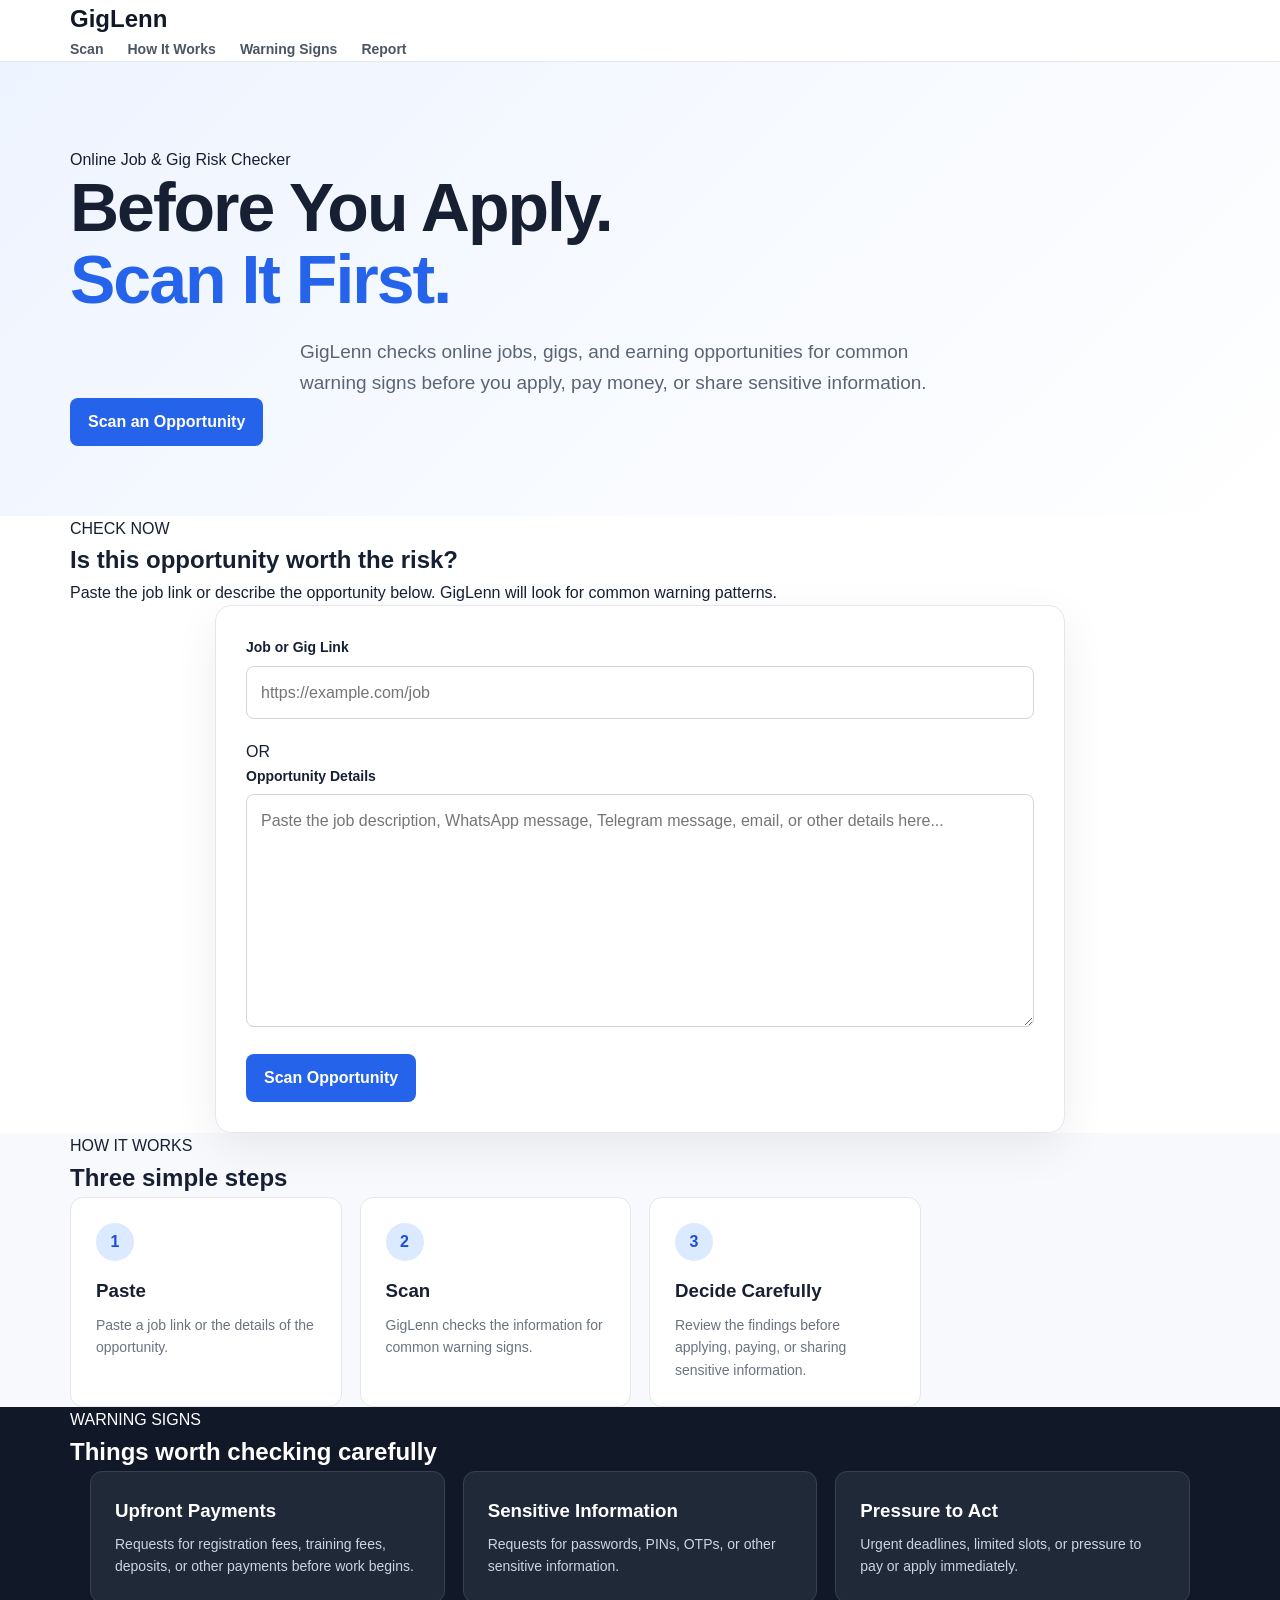
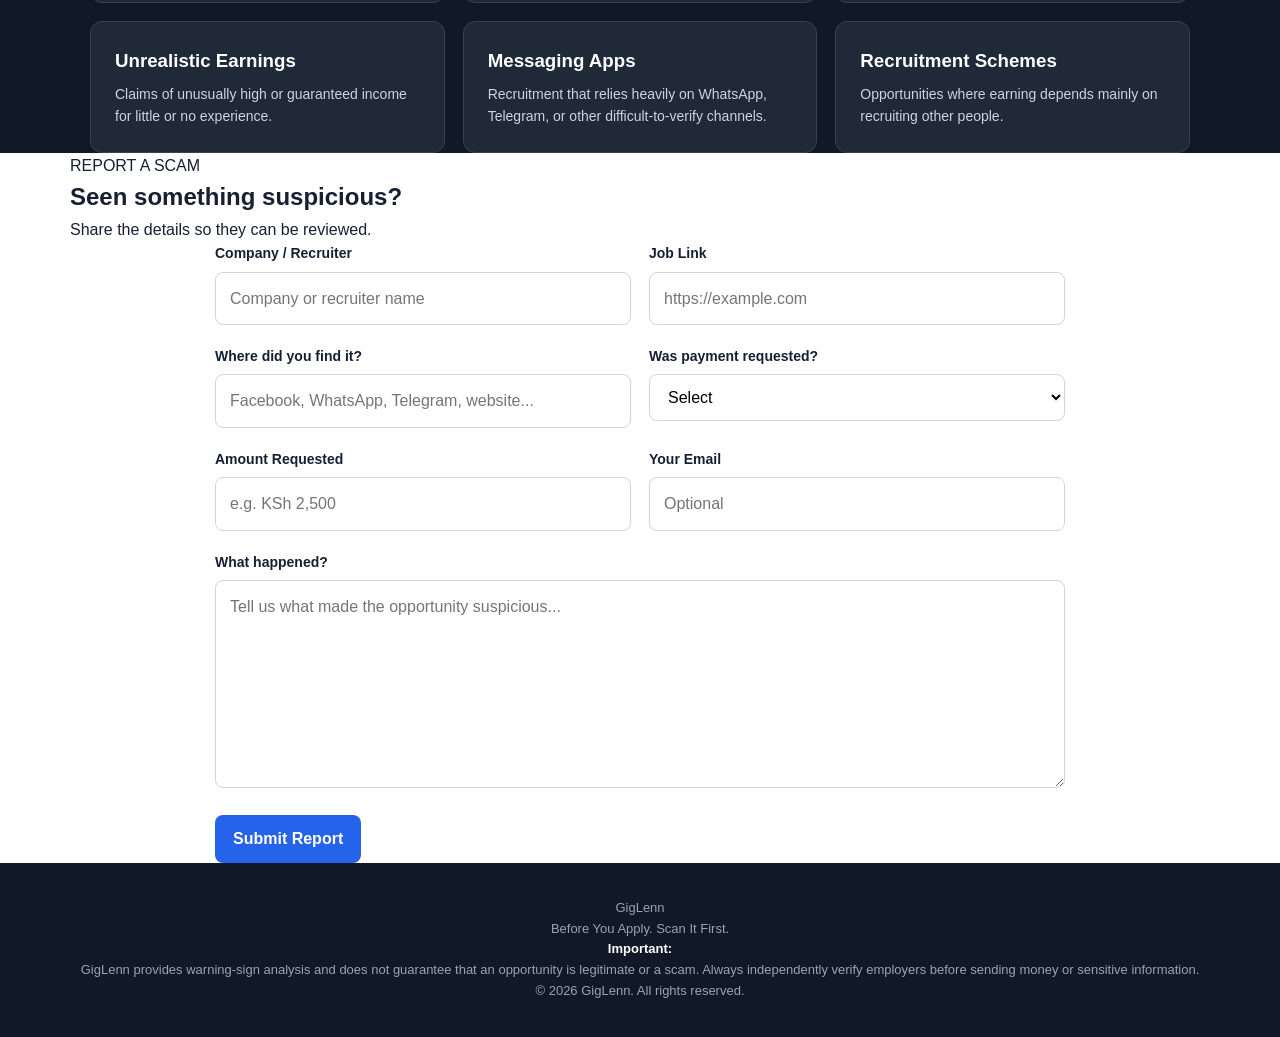
<file: index.html>
<!DOCTYPE html>
<html lang="en">
<head>
    <meta charset="UTF-8">
    <meta name="viewport" content="width=device-width, initial-scale=1.0">

    <title>GigLenn — Before You Apply. Scan It First.</title>

    <meta
        name="description"
        content="GigLenn helps you check online jobs and gigs for warning signs before you apply, pay money, or share sensitive information."
    >

    <link rel="stylesheet" href="style.css">
</head>

<body>

    <!-- NAVIGATION -->
    <header class="navbar">
        <div class="container nav-inner">

            <a href="index.html" class="logo">
                GigLenn
            </a>

            <nav class="nav-links">
                <a href="#checker">Scan</a>
                <a href="#how-it-works">How It Works</a>
                <a href="#warning-signs">Warning Signs</a>
                <a href="#report">Report</a>
            </nav>

        </div>
    </header>


    <!-- HERO -->
    <section class="hero">

        <div class="container hero-content">

            <div class="hero-text">

                <div class="badge">
                    Online Job & Gig Risk Checker
                </div>

                <h1>
                    Before You Apply.<br>
                    <span>Scan It First.</span>
                </h1>

                <p>
                    GigLenn checks online jobs, gigs, and earning opportunities
                    for common warning signs before you apply, pay money,
                    or share sensitive information.
                </p>

                <a href="#checker" class="btn primary-btn">
                    Scan an Opportunity
                </a>

            </div>

        </div>

    </section>


    <!-- CHECKER -->
    <section id="checker" class="checker-section">

        <div class="container">

            <div class="section-heading">
                <span class="section-tag">CHECK NOW</span>

                <h2>
                    Is this opportunity worth the risk?
                </h2>

                <p>
                    Paste the job link or describe the opportunity below.
                    GigLenn will look for common warning patterns.
                </p>
            </div>


            <form id="checker-form" class="checker-form">

                <div class="form-group">

                    <label for="job-link">
                        Job or Gig Link
                    </label>

                    <input
                        type="url"
                        id="job-link"
                        name="job-link"
                        placeholder="https://example.com/job"
                    >

                </div>


                <div class="form-divider">
                    <span>OR</span>
                </div>


                <div class="form-group">

                    <label for="opportunity-details">
                        Opportunity Details
                    </label>

                    <textarea
                        id="opportunity-details"
                        name="opportunity-details"
                        rows="8"
                        placeholder="Paste the job description, WhatsApp message, Telegram message, email, or other details here..."
                    ></textarea>

                </div>


                <button type="submit" class="btn primary-btn scan-btn">
                    Scan Opportunity
                </button>

            </form>


            <!-- RESULTS -->
            <div
                id="result-box"
                class="result-box"
                style="display: none;"
            >
            </div>

        </div>

    </section>


    <!-- HOW IT WORKS -->
    <section id="how-it-works" class="info-section">

        <div class="container">

            <div class="section-heading">

                <span class="section-tag">
                    HOW IT WORKS
                </span>

                <h2>
                    Three simple steps
                </h2>

            </div>


            <div class="steps-grid">

                <div class="step-card">

                    <div class="step-number">
                        1
                    </div>

                    <h3>
                        Paste
                    </h3>

                    <p>
                        Paste a job link or the details of the opportunity.
                    </p>

                </div>


                <div class="step-card">

                    <div class="step-number">
                        2
                    </div>

                    <h3>
                        Scan
                    </h3>

                    <p>
                        GigLenn checks the information for common warning signs.
                    </p>

                </div>


                <div class="step-card">

                    <div class="step-number">
                        3
                    </div>

                    <h3>
                        Decide Carefully
                    </h3>

                    <p>
                        Review the findings before applying, paying,
                        or sharing sensitive information.
                    </p>

                </div>

            </div>

        </div>

    </section>


    <!-- WARNING SIGNS -->
    <section id="warning-signs" class="warning-section">

        <div class="container">

            <div class="section-heading">

                <span class="section-tag">
                    WARNING SIGNS
                </span>

                <h2>
                    Things worth checking carefully
                </h2>

            </div>


            <div class="warning-grid">

                <div class="warning-card">

                    <h3>
                        Upfront Payments
                    </h3>

                    <p>
                        Requests for registration fees, training fees,
                        deposits, or other payments before work begins.
                    </p>

                </div>


                <div class="warning-card">

                    <h3>
                        Sensitive Information
                    </h3>

                    <p>
                        Requests for passwords, PINs, OTPs, or other
                        sensitive information.
                    </p>

                </div>


                <div class="warning-card">

                    <h3>
                        Pressure to Act
                    </h3>

                    <p>
                        Urgent deadlines, limited slots, or pressure
                        to pay or apply immediately.
                    </p>

                </div>


                <div class="warning-card">

                    <h3>
                        Unrealistic Earnings
                    </h3>

                    <p>
                        Claims of unusually high or guaranteed income
                        for little or no experience.
                    </p>

                </div>


                <div class="warning-card">

                    <h3>
                        Messaging Apps
                    </h3>

                    <p>
                        Recruitment that relies heavily on WhatsApp,
                        Telegram, or other difficult-to-verify channels.
                    </p>

                </div>


                <div class="warning-card">

                    <h3>
                        Recruitment Schemes
                    </h3>

                    <p>
                        Opportunities where earning depends mainly
                        on recruiting other people.
                    </p>

                </div>

            </div>

        </div>

    </section>


    <!-- REPORT -->
    <section id="report" class="report-section">

        <div class="container">

            <div class="section-heading">

                <span class="section-tag">
                    REPORT A SCAM
                </span>

                <h2>
                    Seen something suspicious?
                </h2>

                <p>
                    Share the details so they can be reviewed.
                </p>

            </div>


            <form id="report-form" class="report-form">

                <div class="form-row">

                    <div class="form-group">

                        <label for="report-company">
                            Company / Recruiter
                        </label>

                        <input
                            type="text"
                            id="report-company"
                            placeholder="Company or recruiter name"
                        >

                    </div>


                    <div class="form-group">

                        <label for="report-link">
                            Job Link
                        </label>

                        <input
                            type="url"
                            id="report-link"
                            placeholder="https://example.com"
                        >

                    </div>

                </div>


                <div class="form-row">

                    <div class="form-group">

                        <label for="report-source">
                            Where did you find it?
                        </label>

                        <input
                            type="text"
                            id="report-source"
                            placeholder="Facebook, WhatsApp, Telegram, website..."
                        >

                    </div>


                    <div class="form-group">

                        <label for="report-payment">
                            Was payment requested?
                        </label>

                        <select id="report-payment">

                            <option value="">
                                Select
                            </option>

                            <option value="Yes">
                                Yes
                            </option>

                            <option value="No">
                                No
                            </option>

                        </select>

                    </div>

                </div>


                <div class="form-row">

                    <div class="form-group">

                        <label for="report-amount">
                            Amount Requested
                        </label>

                        <input
                            type="text"
                            id="report-amount"
                            placeholder="e.g. KSh 2,500"
                        >

                    </div>


                    <div class="form-group">

                        <label for="report-email">
                            Your Email
                        </label>

                        <input
                            type="email"
                            id="report-email"
                            placeholder="Optional"
                        >

                    </div>

                </div>


                <div class="form-group">

                    <label for="report-details">
                        What happened?
                    </label>

                    <textarea
                        id="report-details"
                        rows="7"
                        placeholder="Tell us what made the opportunity suspicious..."
                    ></textarea>

                </div>


                <button type="submit" class="btn primary-btn">
                    Submit Report
                </button>


                <div
                    id="report-success"
                    class="report-success"
                    style="display: none;"
                ></div>

            </form>

        </div>

    </section>


    <!-- FOOTER -->
    <footer class="footer">

        <div class="container footer-inner">

            <div>

                <div class="footer-logo">
                    GigLenn
                </div>

                <p>
                    Before You Apply. Scan It First.
                </p>

            </div>


            <div class="footer-disclaimer">

                <strong>Important:</strong>

                <p>
                    GigLenn provides warning-sign analysis and does not
                    guarantee that an opportunity is legitimate or a scam.
                    Always independently verify employers before sending
                    money or sensitive information.
                </p>

            </div>

        </div>

        <div class="footer-bottom">

            © 2026 GigLenn. All rights reserved.

        </div>

    </footer>


    <script src="script.js"></script>

</body>
</html>
</file>
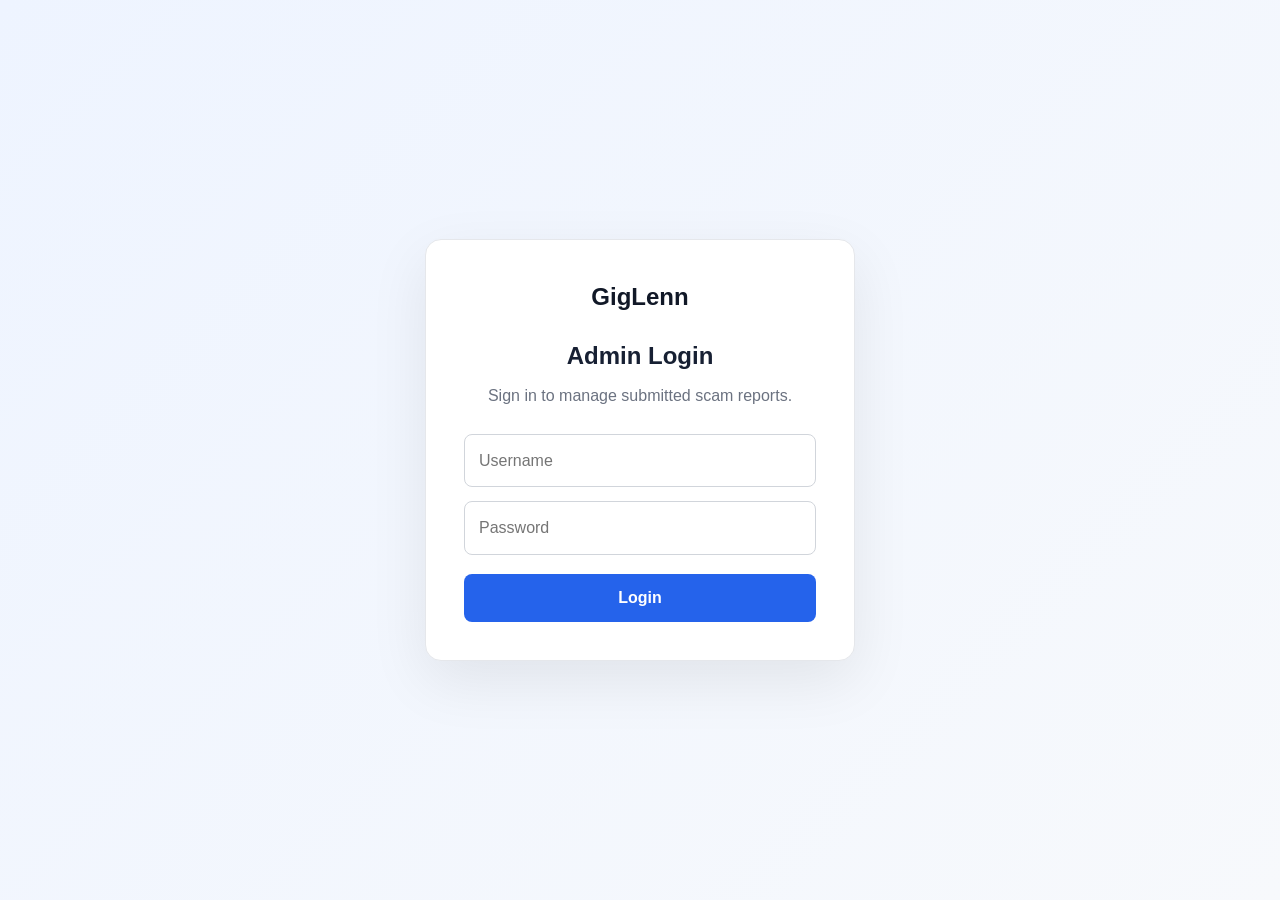
<file: admin.html>
<!DOCTYPE html>
<html lang="en">

<head>
    <meta charset="UTF-8">
    <meta name="viewport" content="width=device-width, initial-scale=1.0">

    <title>GigLenn Admin Dashboard</title>

    <link rel="stylesheet" href="style.css">
</head>

<body>

    <!-- LOGIN -->

    <section id="admin-login" class="admin-login">

        <div class="admin-login-box">

            <div class="logo">GigLenn</div>

            <h1>Admin Login</h1>

            <p>
                Sign in to manage submitted scam reports.
            </p>

            <form id="login-form">

                <input
                    type="text"
                    id="admin-username"
                    placeholder="Username"
                    autocomplete="username"
                    required
                >

                <input
                    type="password"
                    id="admin-password"
                    placeholder="Password"
                    autocomplete="current-password"
                    required
                >

                <button type="submit" class="btn">
                    Login
                </button>

                <p id="login-error" class="login-error"></p>

            </form>

        </div>

    </section>


    <!-- DASHBOARD -->

    <section id="admin-dashboard" style="display:none;">

        <!-- NAVBAR -->

        <nav class="navbar">

            <div class="nav-container">

                <div class="logo">
                    GigLenn
                </div>

                <div class="nav-links">

                    <a href="index.html">
                        Back to Website
                    </a>

                    <a href="#" id="logout-button">
                        Logout
                    </a>

                </div>

            </div>

        </nav>


        <!-- MAIN -->

        <main class="admin-main">

            <div class="container">

                <!-- HEADER -->

                <div class="admin-header">

                    <div>

                        <h1>
                            Admin Dashboard
                        </h1>

                        <p>
                            Review and manage reports submitted through GigLenn.
                        </p>

                    </div>

                    <div class="admin-header-actions">

                        <button
                            type="button"
                            class="btn"
                            id="refresh-button"
                        >
                            Refresh
                        </button>

                        <button
                            type="button"
                            class="btn danger-btn"
                            id="delete-all-button"
                        >
                            Delete All
                        </button>

                    </div>

                </div>


                <!-- STATISTICS -->

                <div class="admin-stats">

                    <div class="stat-card">

                        <span>
                            Total Reports
                        </span>

                        <strong id="total-reports">
                            0
                        </strong>

                    </div>


                    <div class="stat-card">

                        <span>
                            Payment Reports
                        </span>

                        <strong id="payment-reports">
                            0
                        </strong>

                    </div>


                    <div class="stat-card">

                        <span>
                            Messaging Apps
                        </span>

                        <strong id="messaging-reports">
                            0
                        </strong>

                    </div>


                    <div class="stat-card">

                        <span>
                            Pending Review
                        </span>

                        <strong id="review-reports">
                            0
                        </strong>

                    </div>

                </div>


                <!-- SEARCH / FILTER -->

                <div class="admin-tools">

                    <input
                        type="search"
                        id="search-reports"
                        placeholder="Search company, source or report details..."
                    >

                    <select id="status-filter">

                        <option value="all">
                            All Statuses
                        </option>

                        <option value="pending">
                            Pending
                        </option>

                        <option value="reviewing">
                            Reviewing
                        </option>

                        <option value="verified">
                            Verified
                        </option>

                        <option value="rejected">
                            Rejected
                        </option>

                    </select>

                </div>


                <!-- REPORTS -->

                <div class="admin-reports">

                    <div class="admin-section-heading">

                        <div>

                            <h2>
                                Submitted Reports
                            </h2>

                            <p id="report-count-text">
                                Loading reports...
                            </p>

                        </div>

                    </div>


                    <div id="reports-container">

                        <div class="empty-reports">

                            <h3>
                                Loading...
                            </h3>

                            <p>
                                Please wait while reports are loaded.
                            </p>

                        </div>

                    </div>

                </div>

            </div>

        </main>


        <!-- FOOTER -->

        <footer class="footer">

            <div class="container">

                <p>
                    © 2026 GigLenn Admin
                </p>

            </div>

        </footer>

    </section>


    <!-- ADMIN JAVASCRIPT -->

    <script src="admin.js"></script>

</body>

</html>
</file>
<file: style.css>
* {
    box-sizing: border-box;
    margin: 0;
    padding: 0;
}

html {
    scroll-behavior: smooth;
}

body {
    font-family:
        Arial,
        Helvetica,
        sans-serif;

    background: #f7f9fc;
    color: #172033;
    line-height: 1.6;
}

a {
    text-decoration: none;
    color: inherit;
}

button,
input,
textarea,
select {
    font: inherit;
}


/* =====================================================
   GENERAL
===================================================== */

.container {
    width: 100%;
    max-width: 1180px;
    margin: 0 auto;
    padding-left: 20px;
    padding-right: 20px;
}


/* =====================================================
   NAVBAR
===================================================== */

.navbar {
    background: white;
    border-bottom: 1px solid #e5e7eb;
    position: sticky;
    top: 0;
    z-index: 100;
}

.navbar-inner,
.nav-container {
    max-width: 1180px;
    margin: auto;
    padding: 16px 20px;

    display: flex;
    align-items: center;
    justify-content: space-between;
    gap: 20px;
}

.logo {
    font-size: 24px;
    font-weight: 800;
    color: #111827;
}

.logo span {
    color: #2563eb;
}

.nav-links {
    display: flex;
    gap: 24px;
    align-items: center;
}

.nav-links a {
    color: #4b5563;
    font-size: 14px;
    font-weight: 600;
}

.nav-links a:hover {
    color: #2563eb;
}


/* =====================================================
   HERO
===================================================== */

.hero {
    background:
        linear-gradient(
            135deg,
            #eef4ff,
            #ffffff
        );

    padding: 85px 20px 70px;
}

.hero-inner {
    max-width: 1000px;
    margin: auto;
    text-align: center;
}

.hero-badge {
    display: inline-block;

    background: #dbeafe;
    color: #1d4ed8;

    padding: 7px 13px;
    border-radius: 30px;

    font-size: 13px;
    font-weight: 700;

    margin-bottom: 20px;
}

.hero h1 {
    font-size: clamp(38px, 6vw, 68px);
    line-height: 1.05;
    margin-bottom: 22px;
    letter-spacing: -2px;
}

.hero h1 span {
    color: #2563eb;
}

.hero p {
    max-width: 680px;
    margin: auto;

    font-size: 19px;
    color: #5b6475;
}

.hero-actions {
    margin-top: 30px;
}

.primary-button {
    display: inline-block;

    background: #2563eb;
    color: white;

    padding: 14px 25px;
    border-radius: 9px;

    font-weight: 700;

    border: none;
    cursor: pointer;
}

.primary-button:hover {
    background: #1d4ed8;
}

.trust-row {
    display: flex;
    justify-content: center;
    flex-wrap: wrap;
    gap: 20px;

    margin-top: 28px;

    color: #4b5563;
    font-size: 14px;
}


/* =====================================================
   SECTIONS
===================================================== */

.section {
    max-width: 1100px;
    margin: auto;
    padding: 75px 20px;
}

.section-header {
    text-align: center;
    max-width: 700px;
    margin: 0 auto 40px;
}

.section-header h2 {
    font-size: 34px;
    margin-bottom: 10px;
}

.section-header p {
    color: #6b7280;
}


/* =====================================================
   CHECKER
===================================================== */

.checker-section {
    background: white;
}

.checker-form {
    max-width: 850px;
    margin: auto;

    background: white;

    padding: 30px;

    border-radius: 16px;

    box-shadow:
        0 15px 45px rgba(0, 0, 0, 0.07);

    border: 1px solid #e5e7eb;
}

.form-group {
    margin-bottom: 20px;
}

.form-group label {
    display: block;

    font-size: 14px;
    font-weight: 700;

    margin-bottom: 7px;
}

.form-group input,
.form-group textarea,
.form-group select {
    width: 100%;

    border: 1px solid #d1d5db;

    border-radius: 8px;

    padding: 13px 14px;

    outline: none;

    background: white;
}

.form-group input:focus,
.form-group textarea:focus,
.form-group select:focus {
    border-color: #2563eb;

    box-shadow:
        0 0 0 3px rgba(
            37,
            99,
            235,
            0.1
        );
}

.form-group textarea {
    min-height: 130px;
    resize: vertical;
}

.help-text {
    color: #6b7280;
    font-size: 12px;
    margin-top: 5px;
}


/* =====================================================
   RESULT
===================================================== */

.result-box {
    max-width: 850px;
    margin: 25px auto 0;

    border-radius: 14px;

    padding: 25px;

    border: 1px solid #d1d5db;

    background: #f9fafb;
}

.result-box.high {
    background: #fff1f2;
    border-color: #fecdd3;
    border-left: 7px solid #dc2626;
}

.result-box.caution {
    background: #fffbeb;
    border-color: #fde68a;
    border-left: 7px solid #d97706;
}

.result-box.low {
    background: #f0fdf4;
    border-color: #bbf7d0;
    border-left: 7px solid #16a34a;
}

.result-box.error {
    background: #fff1f2;
    border-color: #fecdd3;
}

.result-box.checking {
    background: #eff6ff;
    border-color: #bfdbfe;
}


/* New result layout */

.result-header {
    display: flex;
    justify-content: space-between;
    align-items: center;
    gap: 20px;
}

.result-label,
.risk-label {
    font-size: 12px;
    text-transform: uppercase;
    font-weight: 800;
    letter-spacing: 1px;
    color: #6b7280;
}

.result-header h3,
.risk-header h3 {
    font-size: 30px;
    margin: 4px 0;
}

.high .result-header h3,
.high .risk-header h3 {
    color: #dc2626;
}

.caution .result-header h3,
.caution .risk-header h3 {
    color: #b45309;
}

.low .result-header h3,
.low .risk-header h3 {
    color: #15803d;
}

.result-score,
.risk-score {
    min-width: 100px;
    text-align: center;
}

.result-score strong,
.risk-score strong {
    font-size: 44px;
    line-height: 1;
}

.result-score span,
.risk-score span {
    color: #6b7280;
}

.result-message {
    margin-top: 12px;
    font-size: 16px;
    font-weight: 600;
}

.result-explanation,
.risk-explanation {
    margin-top: 15px;

    padding: 14px 16px;

    background: rgba(
        255,
        255,
        255,
        0.72
    );

    border-radius: 9px;

    color: #374151;
}

.recommended-action {
    margin-top: 15px;

    padding: 14px 16px;

    border-radius: 9px;

    background: #ffffff;

    border: 1px solid rgba(
        0,
        0,
        0,
        0.08
    );
}

.recommended-action strong {
    display: block;
    margin-bottom: 4px;
}

.result-signals {
    margin-top: 25px;
}

.result-signals h4 {
    margin-bottom: 12px;
}

.signals-section,
.website-check {
    margin-top: 25px;
}

.signals-section h4,
.website-check h4 {
    margin-bottom: 12px;
}

.signals-list,
.result-signals-list {
    display: grid;
    gap: 10px;
}

.signal-item,
.signal-card {
    display: flex;
    gap: 10px;

    background: rgba(
        255,
        255,
        255,
        0.75
    );

    padding: 13px;

    border-radius: 8px;

    border: 1px solid rgba(
        0,
        0,
        0,
        0.05
    );
}

.signal-item strong,
.signal-card strong {
    display: block;
}

.signal-item small,
.signal-card small {
    color: #6b7280;
}

.signal-card-title {
    font-weight: 800;
    margin-bottom: 3px;
}

.signal-card-detail {
    color: #5b6475;
    font-size: 14px;
}

.no-signals {
    margin-top: 20px;

    padding: 13px;

    background: rgba(
        255,
        255,
        255,
        0.7
    );

    border-radius: 8px;
}

.website-grid {
    display: grid;

    grid-template-columns:
        repeat(2, 1fr);

    gap: 10px;
}

.website-grid > div {
    background: rgba(
        255,
        255,
        255,
        0.7
    );

    padding: 12px;

    border-radius: 8px;
}

.website-grid span {
    display: block;

    font-size: 11px;

    color: #6b7280;

    text-transform: uppercase;
}

.website-grid strong {
    word-break: break-word;
}

.important-notice {
    margin-top: 25px;

    padding: 15px;

    background: rgba(
        255,
        255,
        255,
        0.75
    );

    border-radius: 9px;

    font-size: 13px;
}

.result-loading {
    text-align: center;
}

.spinner {
    width: 30px;
    height: 30px;

    border: 4px solid #dbeafe;
    border-top-color: #2563eb;

    border-radius: 50%;

    animation: spin 0.8s linear infinite;

    margin: 0 auto 12px;
}

@keyframes spin {
    to {
        transform: rotate(360deg);
    }
}


/* =====================================================
   HOW IT WORKS
===================================================== */

.steps-grid {
    display: grid;

    grid-template-columns:
        repeat(4, 1fr);

    gap: 18px;
}

.step-card {
    background: white;

    padding: 25px;

    border-radius: 13px;

    border: 1px solid #e5e7eb;
}

.step-number {
    width: 38px;
    height: 38px;

    display: flex;
    align-items: center;
    justify-content: center;

    border-radius: 50%;

    background: #dbeafe;
    color: #1d4ed8;

    font-weight: 800;

    margin-bottom: 15px;
}

.step-card h3 {
    margin-bottom: 8px;
}

.step-card p {
    color: #6b7280;
    font-size: 14px;
}


/* =====================================================
   WARNING SIGNS
===================================================== */

.warning-section {
    background: #111827;
    color: white;
}

.warning-section .section-header p {
    color: #cbd5e1;
}

.warning-grid {
    max-width: 1100px;
    margin: auto;

    display: grid;

    grid-template-columns:
        repeat(3, 1fr);

    gap: 18px;
}

.warning-card {
    background: #1f2937;

    padding: 24px;

    border-radius: 12px;

    border: 1px solid #374151;
}

.warning-card h3 {
    margin-bottom: 7px;
}

.warning-card p {
    color: #cbd5e1;
    font-size: 14px;
}


/* =====================================================
   NOTICE
===================================================== */

.notice {
    max-width: 900px;

    margin: 0 auto;

    padding: 18px;

    border-radius: 10px;

    background: #eff6ff;

    border: 1px solid #bfdbfe;

    color: #1e3a8a;
}


/* =====================================================
   REPORT SECTION
===================================================== */

.report-section {
    background: white;
}

.report-form {
    max-width: 850px;
    margin: auto;
}

.form-row {
    display: grid;

    grid-template-columns:
        repeat(2, 1fr);

    gap: 18px;
}

.btn {
    display: inline-flex;
    align-items: center;
    justify-content: center;

    background: #2563eb;
    color: white;

    border: none;
    border-radius: 8px;

    padding: 11px 18px;

    font-weight: 700;

    cursor: pointer;
}

.btn:hover {
    background: #1d4ed8;
}

.danger-btn {
    background: #dc2626;
}

.danger-btn:hover {
    background: #b91c1c;
}


/* =====================================================
   ADMIN LOGIN
===================================================== */

.admin-login {
    min-height: 100vh;

    display: flex;
    align-items: center;
    justify-content: center;

    padding: 30px 20px;

    background:
        linear-gradient(
            135deg,
            #eef4ff,
            #f7f9fc
        );
}

.admin-login-box {
    width: 100%;
    max-width: 430px;

    background: white;

    padding: 38px;

    border-radius: 16px;

    border: 1px solid #e5e7eb;

    box-shadow:
        0 20px 60px rgba(
            0,
            0,
            0,
            0.08
        );

    text-align: center;
}

.admin-login-box .logo {
    margin-bottom: 20px;
}

.admin-login-box h1 {
    margin-bottom: 8px;
}

.admin-login-box > p {
    color: #6b7280;
    margin-bottom: 25px;
}

.admin-login-box input {
    width: 100%;

    padding: 13px 14px;

    margin-bottom: 14px;

    border: 1px solid #d1d5db;

    border-radius: 8px;

    outline: none;
}

.admin-login-box input:focus {
    border-color: #2563eb;

    box-shadow:
        0 0 0 3px rgba(
            37,
            99,
            235,
            0.1
        );
}

.admin-login-box .btn {
    width: 100%;
    margin-top: 5px;
}

.login-error {
    color: #dc2626;
    font-size: 13px;
    margin-top: 12px;
    min-height: 20px;
}


/* =====================================================
   ADMIN DASHBOARD
===================================================== */

.admin-main {
    min-height: calc(100vh - 160px);
    padding: 50px 0 70px;
}

.admin-header {
    display: flex;

    justify-content: space-between;

    align-items: center;

    gap: 25px;

    margin-bottom: 30px;
}

.admin-header h1 {
    font-size: 34px;
    margin-bottom: 5px;
}

.admin-header p {
    color: #6b7280;
}

.admin-header-actions {
    display: flex;
    gap: 10px;
    flex-wrap: wrap;
}


/* =====================================================
   ADMIN STATISTICS
===================================================== */

.admin-stats {
    display: grid;

    grid-template-columns:
        repeat(4, 1fr);

    gap: 16px;

    margin-bottom: 25px;
}

.stat-card {
    background: white;

    border: 1px solid #e5e7eb;

    border-radius: 12px;

    padding: 22px;

    box-shadow:
        0 5px 20px rgba(
            0,
            0,
            0,
            0.04
        );
}

.stat-card span {
    display: block;

    color: #6b7280;

    font-size: 13px;

    font-weight: 600;

    margin-bottom: 8px;
}

.stat-card strong {
    font-size: 32px;

    color: #111827;
}


/* =====================================================
   ADMIN SEARCH / FILTER
===================================================== */

.admin-tools {
    display: grid;

    grid-template-columns:
        1fr 220px;

    gap: 12px;

    margin-bottom: 30px;
}

.admin-tools input,
.admin-tools select {
    width: 100%;

    padding: 12px 14px;

    background: white;

    border: 1px solid #d1d5db;

    border-radius: 8px;

    outline: none;
}

.admin-tools input:focus,
.admin-tools select:focus {
    border-color: #2563eb;

    box-shadow:
        0 0 0 3px rgba(
            37,
            99,
            235,
            0.1
        );
}


/* =====================================================
   ADMIN REPORTS
===================================================== */

.admin-reports {
    background: white;

    border: 1px solid #e5e7eb;

    border-radius: 14px;

    padding: 25px;

    box-shadow:
        0 5px 25px rgba(
            0,
            0,
            0,
            0.04
        );
}

.admin-section-heading {
    display: flex;

    justify-content: space-between;

    align-items: center;

    margin-bottom: 20px;
}

.admin-section-heading h2 {
    margin-bottom: 3px;
}

.admin-section-heading p {
    color: #6b7280;

    font-size: 13px;
}


/* =====================================================
   REPORT CARDS
===================================================== */

#reports-container {
    display: grid;
    gap: 15px;
}

.report-card {
    border: 1px solid #e5e7eb;

    border-radius: 12px;

    padding: 20px;

    background: #fafafa;
}

.report-card-header {
    display: flex;

    justify-content: space-between;

    align-items: flex-start;

    gap: 15px;

    margin-bottom: 18px;
}

.report-card-header h3 {
    font-size: 20px;

    margin-bottom: 7px;
}

.report-id {
    color: #9ca3af;

    font-size: 12px;

    font-family: monospace;
}

.review-badge {
    display: inline-block;

    padding: 4px 8px;

    border-radius: 20px;

    font-size: 10px;

    font-weight: 800;

    letter-spacing: 0.5px;
}

.status-pending {
    background: #fef3c7;
    color: #92400e;
}

.status-reviewing {
    background: #dbeafe;
    color: #1e40af;
}

.status-verified {
    background: #dcfce7;
    color: #166534;
}

.status-rejected {
    background: #fee2e2;
    color: #991b1b;
}

.report-card-details {
    display: grid;

    gap: 8px;

    color: #4b5563;

    font-size: 14px;
}

.report-card-details strong {
    color: #172033;
}

.report-card-details a {
    color: #2563eb;

    font-weight: 600;

    word-break: break-all;
}

.report-card-details a:hover {
    text-decoration: underline;
}

.report-card-actions {
    display: flex;

    justify-content: space-between;

    align-items: flex-end;

    gap: 15px;

    margin-top: 20px;

    padding-top: 18px;

    border-top: 1px solid #e5e7eb;
}

.report-card-actions label {
    display: flex;

    flex-direction: column;

    gap: 6px;

    font-size: 13px;
}

.report-status-select {
    min-width: 160px;

    padding: 9px 11px;

    border: 1px solid #d1d5db;

    border-radius: 7px;

    background: white;

    outline: none;
}

.report-status-select:focus {
    border-color: #2563eb;
}


/* =====================================================
   EMPTY REPORTS
===================================================== */

.empty-reports {
    text-align: center;

    padding: 50px 20px;

    background: #f9fafb;

    border: 1px dashed #d1d5db;

    border-radius: 10px;
}

.empty-reports h3 {
    margin-bottom: 7px;
}

.empty-reports p {
    color: #6b7280;

    font-size: 14px;

    margin-bottom: 15px;
}


/* =====================================================
   FOOTER
===================================================== */

.footer {
    background: #111827;

    color: #9ca3af;

    padding: 35px 20px;

    text-align: center;

    font-size: 13px;
}

.footer strong {
    color: white;
}


/* =====================================================
   RESPONSIVE
===================================================== */

@media (max-width: 850px) {

    .nav-links {
        display: none;
    }

    .steps-grid {
        grid-template-columns:
            repeat(2, 1fr);
    }

    .warning-grid {
        grid-template-columns:
            repeat(2, 1fr);
    }

    .admin-stats {
        grid-template-columns:
            repeat(2, 1fr);
    }

    .admin-header {
        align-items: flex-start;
        flex-direction: column;
    }

}


@media (max-width: 600px) {

    .hero {
        padding-top: 55px;
    }

    .hero h1 {
        letter-spacing: -1px;
    }

    .hero p {
        font-size: 16px;
    }

    .section {
        padding: 55px 15px;
    }

    .checker-form {
        padding: 20px;
    }

    .result-header,
    .risk-header {
        flex-direction: column;
        align-items: flex-start;
    }

    .result-score,
    .risk-score {
        text-align: left;
    }

    .website-grid {
        grid-template-columns: 1fr;
    }

    .steps-grid,
    .warning-grid,
    .form-row {
        grid-template-columns: 1fr;
    }

    .admin-main {
        padding-top: 30px;
    }

    .admin-header h1 {
        font-size: 28px;
    }

    .admin-stats {
        grid-template-columns: 1fr;
    }

    .admin-tools {
        grid-template-columns: 1fr;
    }

    .admin-reports {
        padding: 18px;
    }

    .report-card-header {
        flex-direction: column;
    }

    .report-card-actions {
        flex-direction: column;
        align-items: stretch;
    }

    .report-status-select {
        width: 100%;
    }

    .report-card-actions .btn {
        width: 100%;
    }

    .admin-login-box {
        padding: 28px 20px;
    }

}
</file>
